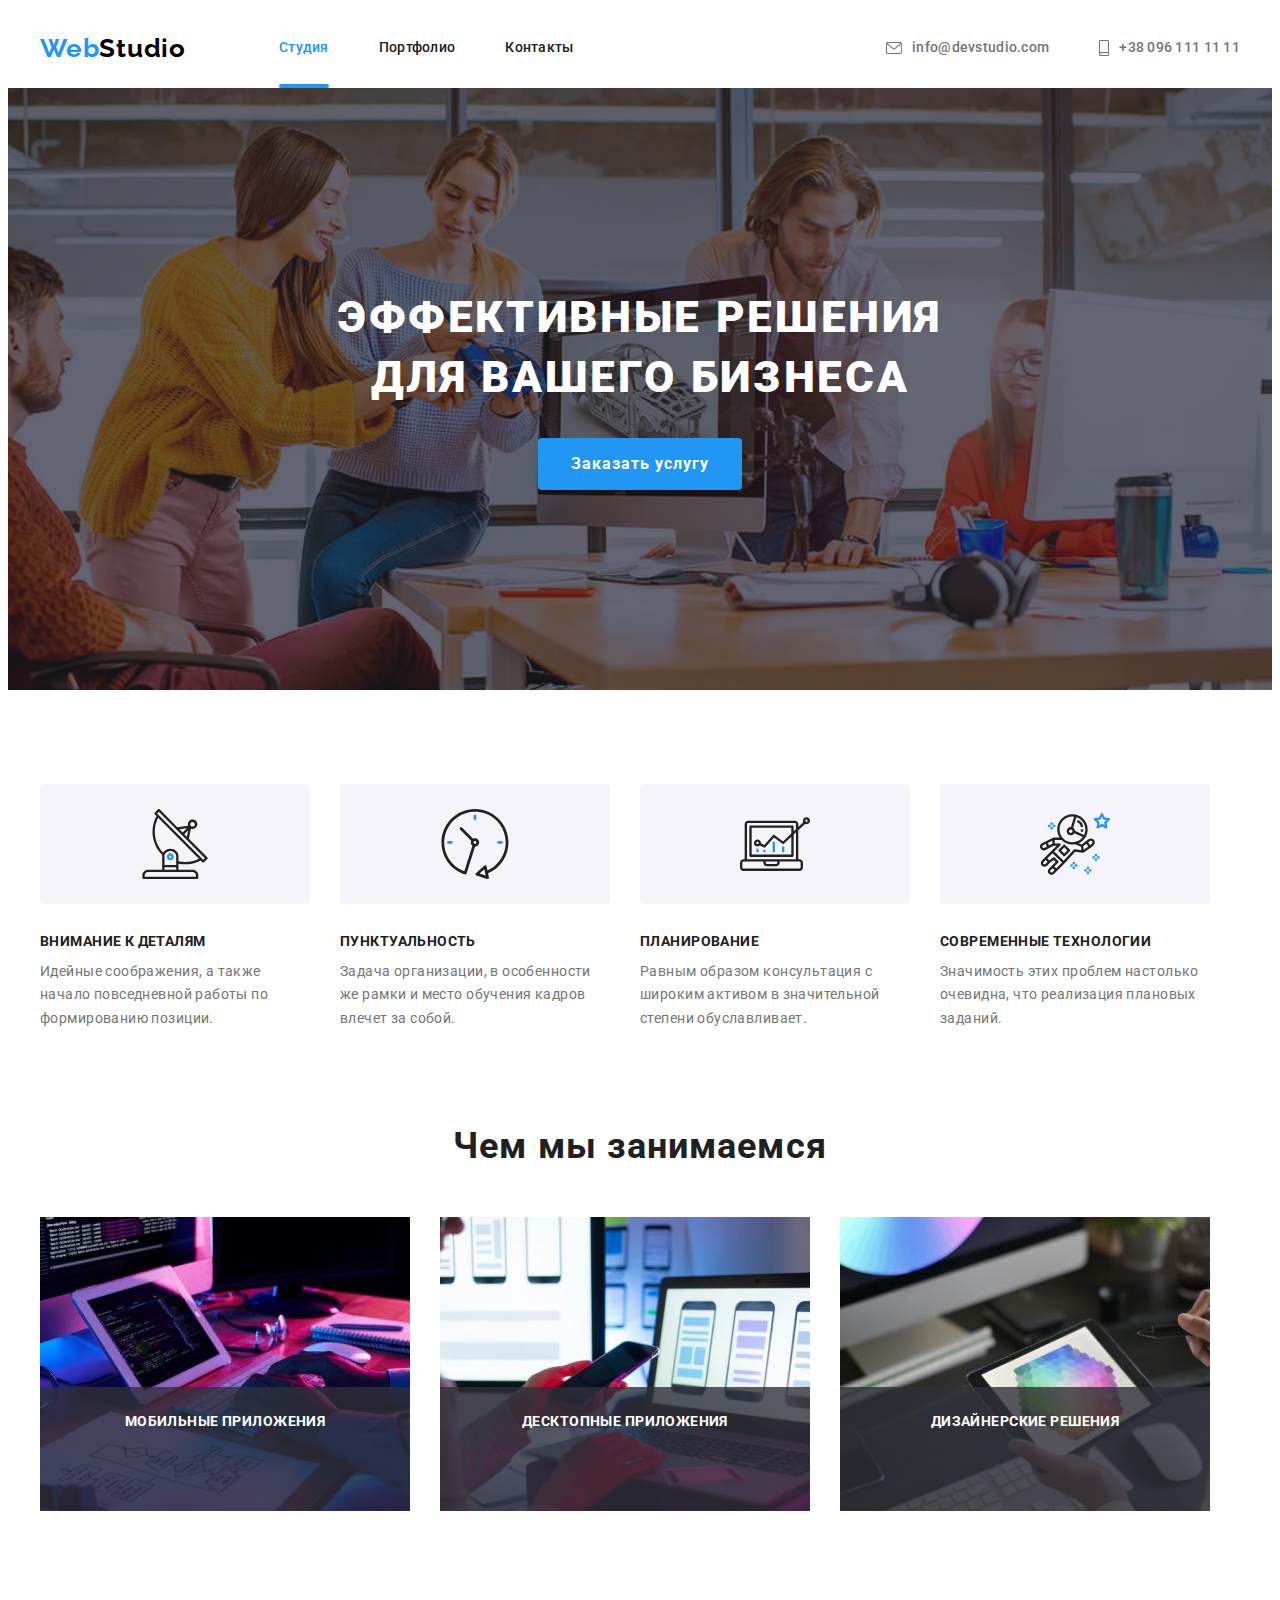
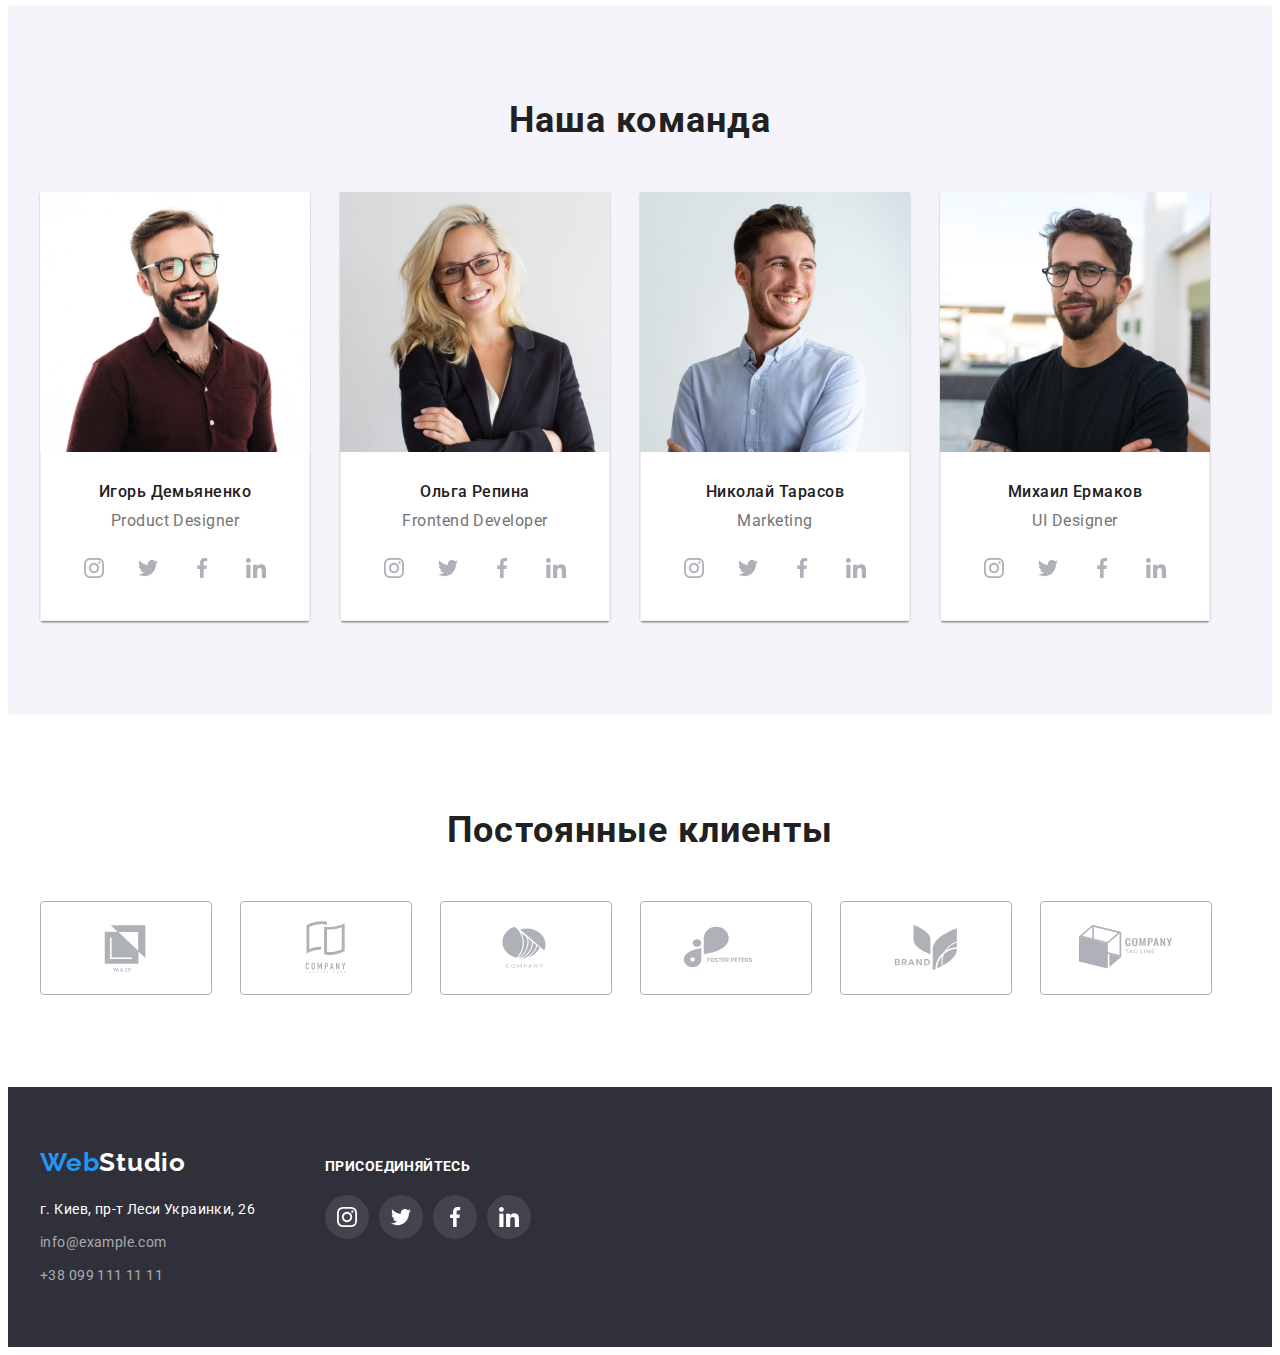
<file: index.html>
<!DOCTYPE html>
<html lang="ru">
<head>
    <meta charset="UTF-8">
    <meta http-equiv="X-UA-Compatible" content="IE=edge">
    <meta name="viewport" content="width=device-width, initial-scale=1.0">
    <title>Document</title>
    <link rel="preconnect" href="https://fonts.googleapis.com">
    <link rel="preconnect" href="https://fonts.gstatic.com" crossorigin>
    <link href="https://fonts.googleapis.com/css2?family=Raleway:wght@700&family=Roboto:wght@400;500;700;900&display=swap" rel="stylesheet">
    <link rel="stylesheet" href="https://cdnjs.cloudflare.com/ajax/libs/modern-normalize/1.1.0/modern-normalize.min.css" integrity="sha512-wpPYUAdjBVSE4KJnH1VR1HeZfpl1ub8YT/NKx4PuQ5NmX2tKuGu6U/JRp5y+Y8XG2tV+wKQpNHVUX03MfMFn9Q==" crossorigin="anonymous" referrerpolicy="no-referrer" />
    <link rel="stylesheet" href="css/styles.css">
</head>
<body>


<!---------------------HEADER---------------------------->


    <header class="header">
        <div class="container header-container">
        <nav class="header-nav">
            <a class="header-logo link" lang="en" href="./"><span class="logo-web">Web</span>Studio</a>
            <ul class="header-list list">
                <li class="header-item">
                    <a class="header-link link current" href="./index.html">Студия</a></li>
                <li class="header-item">
                    <a class="header-link link" href="./portfolio.html">Портфолио</a></li>
                <li class="header-item">
                    <a class="header-link link" href="#0">Контакты</a></li>
            </ul>
        </nav>
        <ul class="list header-adress">
            <li class="header-contacts">
                <a class="header-mail link" href="mailto:info@devstudio.com">
                    <svg class="header-mail-icons" width="16" height="12">
                        <use href="./images/icons.svg#icon-mail"></use>
                    </svg>
                    info@devstudio.com</a>
            </li>
            <li class="header-contacts">
                <a class="header-tel link" href="tel:+380961111111">
                    <svg class="header-tel-icons" width="10" height="16">
                        <use href="./images/icons.svg#icon-smartphone"></use>
                    </svg>
                    +38 096 111 11 11</a>
            </li>
        </ul>
        </div>
    </header>


<!---------------------HERO---------------------------->


<main>
        <section class="hero">
            <div class="container">
                <h1 class="hero-title">Эффективные решения для вашего бизнеса</h1>
                <button class="hero-btn" type="button" data-modal-open><span class="hero-btn-text">Заказать услугу</span></button>
            </div>
        </section>

<!---------------------PECULIARITIES---------------------------->

    <section class="pecu">
        <div class="container">
        <h2 class="visually-hidden">Особенности</h2>
                <ul class="pecu-box list">
                    <li class="pecu-details">
                        <div class="pecu-icon-box">
                            <svg class="pecu-icon" width="70" height="70">
                                <use href="./images/icons.svg#icon-antenna"></use>
                            </svg>
                        </div>
                        <h3 class="pecu-subtitle">Внимание к деталям</h3>
                        <p class="pecu-text">Идейные соображения, а также начало повседневной работы по формированию позиции.</p>
                    </li>
                    <li class="pecu-details">
                        <div class="pecu-icon-box">
                            <svg class="pecu-icon" width="70" height="70">
                                <use href="./images/icons.svg#icon-clock"></use>
                            </svg>
                        </div>
                        <h3 class="pecu-subtitle">Пунктуальность</h3>
                        <p class="pecu-text">Задача организации, в особенности же рамки и место обучения кадров влечет за собой.</p>
                    </li>
                    <li class="pecu-details">
                        <div class="pecu-icon-box">
                            <svg class="pecu-icon" width="70" height="70">
                                <use href="./images/icons.svg#icon-diagram"></use>
                            </svg>
                        </div>
                        <h3 class="pecu-subtitle">Планирование</h3>
                        <p class="pecu-text">Равным образом консультация с широким активом в значительной степени обуславливает.</p>
                    </li>
                    <li class="pecu-details">
                        <div class="pecu-icon-box">
                            <svg class="pecu-icon" width="70" height="70">
                                <use href="./images/icons.svg#icon-astronaut"></use>
                            </svg>
                        </div>
                        <h3 class="pecu-subtitle">Современные технологии</h3>
                        <p class="pecu-text">Значимость этих проблем настолько очевидна, что реализация плановых заданий.</p>
                    </li>
                </ul>
        </div>
    </section>

    <section class="classes">
        <div class="container">
            <h2 class="pecu-title">Чем мы занимаемся</h2>
            <ul class="pecu-photo list">
                <li class="pecu-item">
                    <img src="./images/box1.jpg" alt="Примеры робот"
                    width="370"
                    height="294">
                    <p class="pecu-text-photo">
                        Мобильные приложения
                    </p>
                </li>
                <li class="pecu-item">
                    <img src="./images/box2.jpg" alt="Примеры робот"
                    width="370"
                    height="294">
                    <p class="pecu-text-photo">
                        Десктопные приложения
                    </p>
                </li>
                <li class="pecu-item">
                    <img src="./images/box3.jpg" alt="Примеры робот"
                    width="370"
                    height="294">
                    <p class="pecu-text-photo">
                        Дизайнерские решения
                    </p>
                </li>
            </ul>
        </div>
    </section>

<!---------------------TEAM---------------------------->

    <section class="team">
        <div class="container">
            <h2 class="team-title">Наша команда</h2>
            <ul class="team-list list">
                <li class="team-photo">
                    <img src="./images/team-card-1.jpg" alt="Фото команды"
                    width="270"
                    height="260">
                    <div class="team-box">
                        <h3 class="team-subtitle">Игорь Демьяненко</h3>
                        <p class="team-text" lang="eu">Product Designer</p>
                        <ul class="team-social-list list">
                            <li class="team-social-item">
                                <a href="" class="team-social-link link">
                                    <svg class="team-social-icon" width="20" height="20">
                                        <use href="./images/icons.svg#icon-instagram"></use>
                                    </svg>
                                </a>
                            </li>
                            <li class="team-social-item">
                                <a href="" class="team-social-link link">
                                    <svg class="team-social-icon" width="20" height="20">
                                        <use href="./images/icons.svg#icon-twitter"></use>
                                    </svg>
                                </a>
                            </li>
                            <li class="team-social-item">
                                <a href="" class="team-social-link link">
                                    <svg class="team-social-icon" width="20" height="20">
                                        <use href="./images/icons.svg#icon-facebook"></use>
                                    </svg>
                                </a>
                            </li>
                            <li class="team-social-item">
                                <a href="" class="team-social-link link">
                                    <svg class="team-social-icon" width="20" height="20">
                                        <use href="./images/icons.svg#icon-linkedin"></use>
                                    </svg>
                                </a>
                            </li>
                        </ul>
                    </div>
                </li>
                <li class="team-photo">
                    <img src="./images/team-card-2.jpg" alt="Фото команды"
                    width="270"
                    height="260">
                    <div class="team-box">
                        <h3 class="team-subtitle">Ольга Репина</h3>
                        <p class="team-text" lang="eu">Frontend Developer</p>
                        <ul class="team-social-list list">
                            <li class="team-social-item">
                                <a href="" class="team-social-link link">
                                    <svg class="team-social-icon" width="20" height="20">
                                        <use href="./images/icons.svg#icon-instagram"></use>
                                    </svg>
                                </a>
                            </li>
                            <li class="team-social-item">
                                <a href="" class="team-social-link link">
                                    <svg class="team-social-icon" width="20" height="20">
                                        <use href="./images/icons.svg#icon-twitter"></use>
                                    </svg>
                                </a>
                            </li>
                            <li class="team-social-item">
                                <a href="" class="team-social-link link">
                                    <svg class="team-social-icon" width="20" height="20">
                                        <use href="./images/icons.svg#icon-facebook"></use>
                                    </svg>
                                </a>
                            </li>
                            <li class="team-social-item">
                                <a href="" class="team-social-link link">
                                    <svg class="team-social-icon" width="20" height="20">
                                        <use href="./images/icons.svg#icon-linkedin"></use>
                                    </svg>
                                </a>
                            </li>
                        </ul>
                    </div>
                </li>
                <li class="team-photo">
                    <img src="./images/team-card-3.jpg" alt="Фото команды"
                    width="270"
                    height="260">
                    <div class="team-box">
                        <h3 class="team-subtitle">Николай Тарасов</h3>
                        <p class="team-text" lang="eu">Marketing</p>
                        <ul class="team-social-list list">
                            <li class="team-social-item">
                                <a href="" class="team-social-link link">
                                    <svg class="team-social-icon" width="20" height="20">
                                        <use href="./images/icons.svg#icon-instagram"></use>
                                    </svg>
                                </a>
                            </li>
                            <li class="team-social-item">
                                <a href="" class="team-social-link link">
                                    <svg class="team-social-icon" width="20" height="20">
                                        <use href="./images/icons.svg#icon-twitter"></use>
                                    </svg>
                                </a>
                            </li>
                            <li class="team-social-item">
                                <a href="" class="team-social-link link">
                                    <svg class="team-social-icon" width="20" height="20">
                                        <use href="./images/icons.svg#icon-facebook"></use>
                                    </svg>
                                </a>
                            </li>
                            <li class="team-social-item">
                                <a href="" class="team-social-link link">
                                    <svg class="team-social-icon" width="20" height="20">
                                        <use href="./images/icons.svg#icon-linkedin"></use>
                                    </svg>
                                </a>
                            </li>
                        </ul>
                    </div>
                </li>
                <li class="team-photo">
                    <img src="./images/team-card-4.jpg" alt="Фото команды"
                    width="270"
                    height="260">
                    <div class="team-box">
                        <h3 class="team-subtitle">Михаил Ермаков</h3>
                        <p class="team-text" lang="eu">UI Designer</p>
                        <ul class="team-social-list list">
                            <li class="team-social-item">
                                <a href="" class="team-social-link link">
                                    <svg class="team-social-icon" width="20" height="20">
                                        <use href="./images/icons.svg#icon-instagram"></use>
                                    </svg>
                                </a>
                            </li>
                            <li class="team-social-item">
                                <a href="" class="team-social-link link">
                                    <svg class="team-social-icon" width="20" height="20">
                                        <use href="./images/icons.svg#icon-twitter"></use>
                                    </svg>
                                </a>
                            </li>
                            <li class="team-social-item">
                                <a href="" class="team-social-link link">
                                    <svg class="team-social-icon" width="20" height="20">
                                        <use href="./images/icons.svg#icon-facebook"></use>
                                    </svg>
                                </a>
                            </li>
                            <li class="team-social-item">
                                <a href="" class="team-social-link link">
                                    <svg class="team-social-icon" width="20" height="20">
                                        <use href="./images/icons.svg#icon-linkedin"></use>
                                    </svg>
                                </a>
                            </li>
                        </ul>
                    </div>
                </li>
            </ul>
        </div>
    </section>


    <!---------------------CLIENTS---------------------------->

    <section class="clients">
        <div class="container">
            <h2 class="clients-title">Постоянные клиенты</h2>
            <ul class="clients-list list">
                <li class="clients-item">
                    <a class="clients-link" href="">
                        <svg class="clients-link-icon" width="106" height="60">
                            <use href="./images/icons.svg#icon-Logo1"></use>
                        </svg>
                    </a>
                </li>
                <li class="clients-item">
                    <a class="clients-link" href="">
                        <svg class="clients-link-icon" width="106" height="60">
                            <use href="./images/icons.svg#icon-Logo2"></use>
                        </svg>
                    </a>
                </li>
                <li class="clients-item">
                    <a class="clients-link" href="">
                        <svg class="clients-link-icon" width="106" height="60">
                            <use href="./images/icons.svg#icon-Logo3"></use>
                        </svg>
                    </a>
                </li>
                <li class="clients-item">
                    <a class="clients-link" href="">
                        <svg class="clients-link-icon" width="106" height="60">
                            <use href="./images/icons.svg#icon-Logo4"></use>
                        </svg>
                    </a>
                </li>
                <li class="clients-item">
                    <a class="clients-link" href="">
                        <svg class="clients-link-icon" width="106" height="60">
                            <use href="./images/icons.svg#icon-Logo5"></use>
                        </svg>
                    </a>
                </li>
                <li class="clients-item">
                    <a class="clients-link" href="">
                        <svg class="clients-link-icon" width="106" height="60">
                            <use href="./images/icons.svg#icon-Logo6"></use>
                        </svg>
                    </a>
                </li>
            </ul>
        </div>
    </section>
</main>

<!---------------------FOOTER---------------------------->

<footer class="footer">
    <div class="footer-container container">
    <div class="adress-container">
        <a class="footer-logo link" lang="en" href="./"><span class="logo-web">Web</span>Studio</a>
        <address>
            <ul class="footer-address list">
                <li class="footer-items">
                    <a class="footer-map link" href="https://goo.gl/maps/rfm62vgh137MeAdR9"
                    target="_blank" rel="noopener noreferrer"
                    >г. Киев, пр-т Леси Украинки, 26</a>
                </li>
                <li class="footer-items">
                    <a class="footer-mail link" href="mailto:info@example.com">info@example.com</a>
                </li>
                <li class="footer-items">
                    <a class="footer-tel link" href="tel:+380991111111">+38 099 111 11 11</a>
                </li>
            </ul>
        </address>
    </div>
    <div class="footer-conect">
        <h2 class="footer-title">присоединяйтесь</h2>
        <ul class="footer-social-list list">
            <li class="footer-social-item">
                <a class="footer-social-link link" href="">
                    <svg class="footer-social-icon" width="20" height="20">
                        <use href="./images/icons.svg#icon-instagram"></use>
                    </svg>
                </a>
            </li>
            <li class="footer-social-item">
                <a class="footer-social-link link" href="">
                    <svg class="footer-social-icon" width="20" height="20">
                        <use href="./images/icons.svg#icon-twitter"></use>
                    </svg>
                </a>
            </li>
            <li class="footer-social-item">
                <a class="footer-social-link link" href="">
                    <svg class="footer-social-icon" width="20" height="20">
                        <use href="./images/icons.svg#icon-facebook"></use>
                    </svg>
                </a>
            </li>
            <li class="footer-social-item">
                <a class="footer-social-link link" href="">
                    <svg class="footer-social-icon" width="20" height="20">
                        <use href="./images/icons.svg#icon-linkedin"></use>
                    </svg>
                </a>
            </li>
        </ul>
    </div>
    </div>
</footer>
<div class="backdrop is-hidden" data-modal>
    <div class="modal">
        <button type="button" class="modal-close" data-modal-close>
            <svg class="modal-icon-close" width="18" height="18">
                <use href="./images/icons.svg#icon-close"></use>
            </svg>
        </button>
    </div>
</div>
<script src="./js/modal.js"></script>
</body>
</html>
</file>
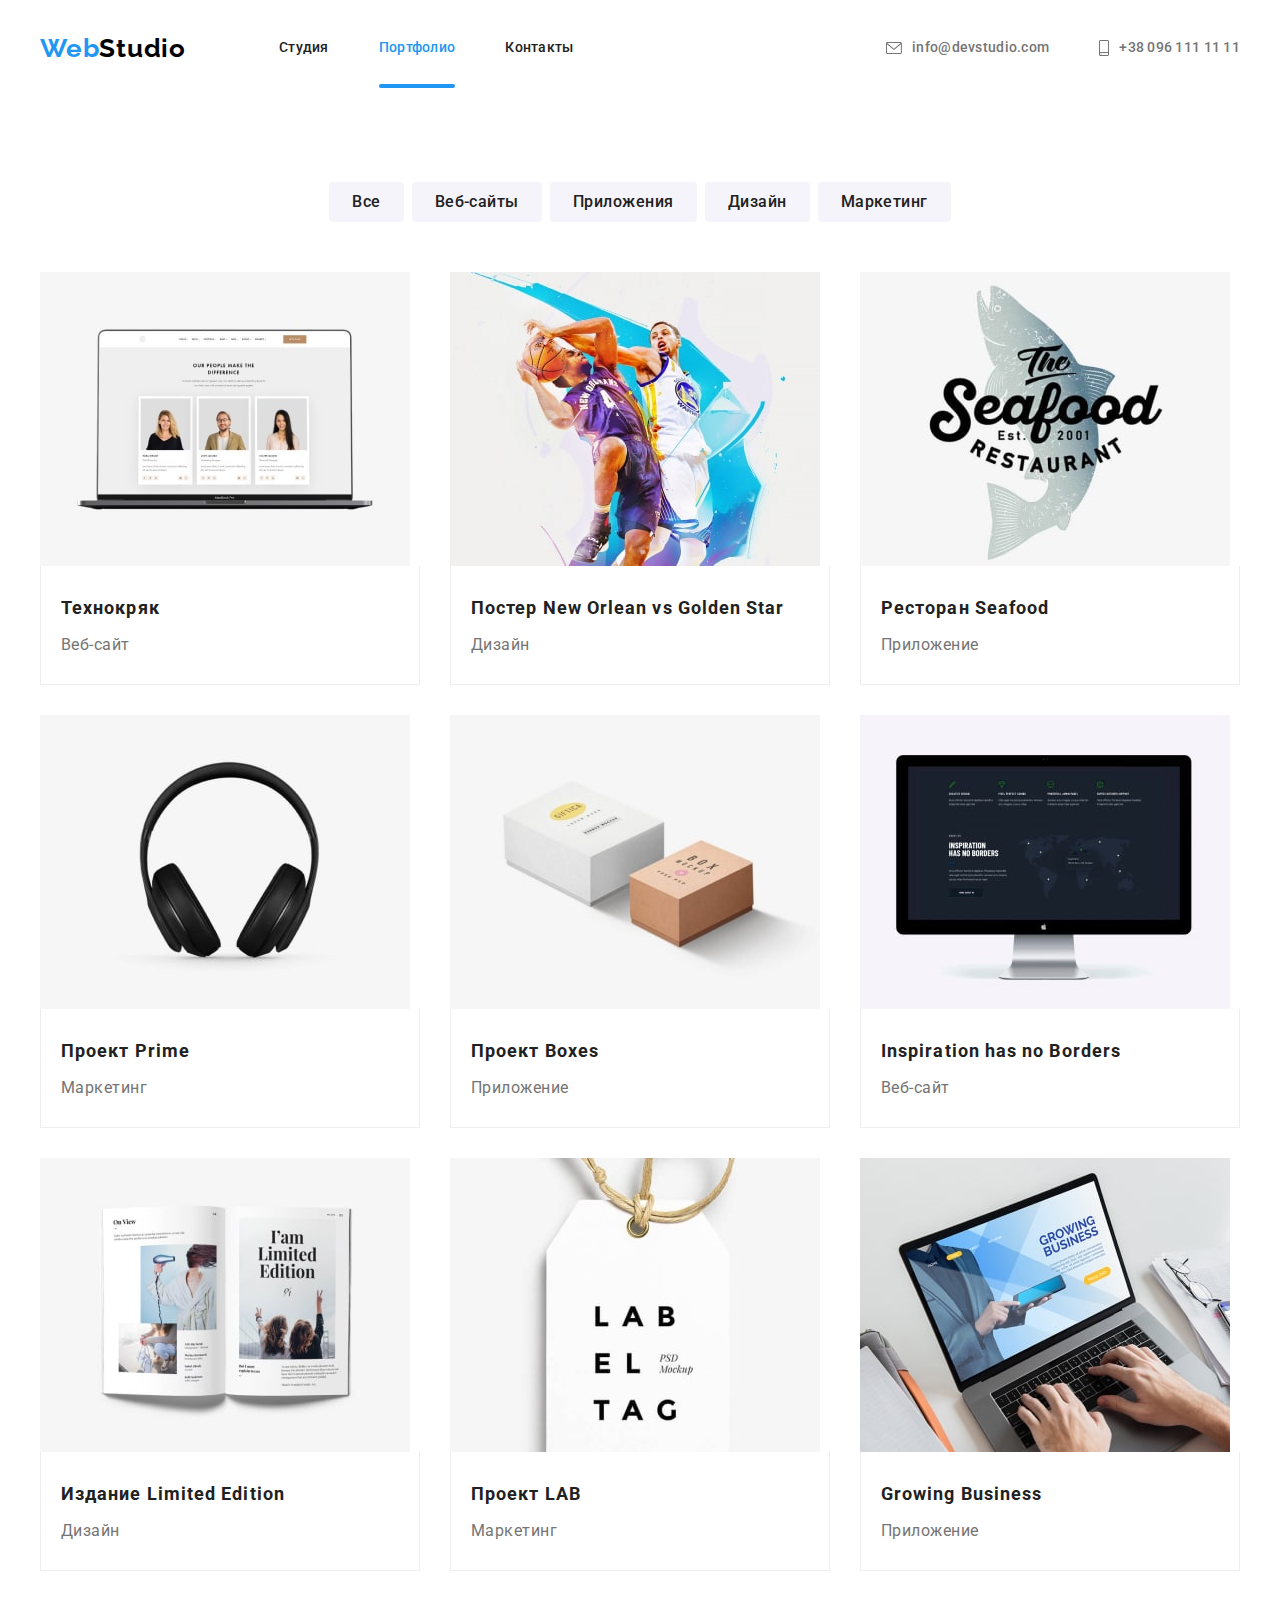
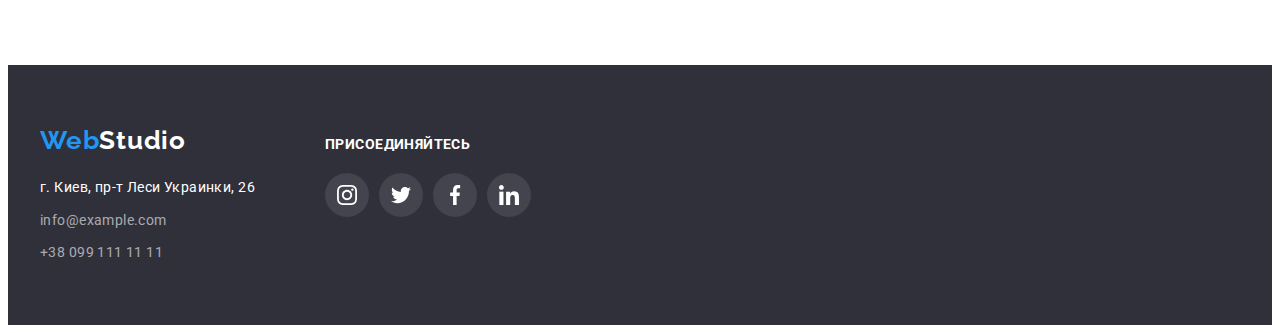
<file: portfolio.html>
<!DOCTYPE html>
<html lang="en">
<head>
    <meta charset="UTF-8">
    <meta http-equiv="X-UA-Compatible" content="IE=edge">
    <meta name="viewport" content="width=device-width, initial-scale=1.0">
    <title>Document</title>
    <link rel="preconnect" href="https://fonts.googleapis.com">
    <link rel="preconnect" href="https://fonts.gstatic.com" crossorigin>
    <link href="https://fonts.googleapis.com/css2?family=Raleway:wght@700&family=Roboto:wght@400;500;700;900&display=swap" rel="stylesheet">
    <link rel="stylesheet" href="https://cdnjs.cloudflare.com/ajax/libs/modern-normalize/1.1.0/modern-normalize.min.css" integrity="sha512-wpPYUAdjBVSE4KJnH1VR1HeZfpl1ub8YT/NKx4PuQ5NmX2tKuGu6U/JRp5y+Y8XG2tV+wKQpNHVUX03MfMFn9Q==" crossorigin="anonymous" referrerpolicy="no-referrer" />
    <link rel="stylesheet" href="css/styles.css">
</head>
<body>
    
<!---------------------HEADER---------------------------->


<header class="header">
    <div class="container header-container">
    <nav class="header-nav">
        <a class="header-logo link" lang="en" href="./"><span class="logo-web">Web</span>Studio</a>
        <ul class="header-list list">
            <li class="header-item">
                <a class="header-link link" href="./index.html">Студия</a></li>
            <li class="header-item">
                <a class="header-link link current" href="./portfolio.html">Портфолио</a></li>
            <li class="header-item">
                <a class="header-link link" href="#0">Контакты</a></li>
        </ul>
    </nav>
    <ul class="list header-adress">
        <li class="header-contacts">
            <a class="header-mail link" href="mailto:info@devstudio.com">
                <svg class="header-mail-icons" width="16" height="12">
                    <use href="./images/icons.svg#icon-mail"></use>
                </svg>
                info@devstudio.com</a>
        </li>
        <li class="header-contacts">
            <a class="header-tel link" href="tel:+380961111111">
                <svg class="header-tel-icons" width="10" height="16">
                    <use href="./images/icons.svg#icon-smartphone"></use>
                </svg>
                +38 096 111 11 11</a>
        </li>
    </ul>
    </div>
</header>


<!---------------------PORTFOLIO---------------------------->

    <main>
        <section class="portfolio">
            <div class="container">
            <h2 class="visually-hidden">Портфолио</h2>
            <ul class="portfolio-list list">
                <li class="btn-item">
                    <button class="portfolio-btn" type="button"><span class="portfolio-btn-text">Все</span></button>
                </li>
                <li class="btn-item">
                    <button class="portfolio-btn" type="button"><span class="portfolio-btn-text">Веб-сайты</span></button>
                </li>
                <li class="btn-item">
                    <button class="portfolio-btn" type="button"><span class="portfolio-btn-text">Приложения</span></button>
                </li>
                <li class="btn-item">
                    <button class="portfolio-btn" type="button"><span class="portfolio-btn-text">Дизайн</span></button>
                </li>
                <li class="btn-item">
                    <button class="portfolio-btn" type="button"><span class="portfolio-btn-text">Маркетинг</span></button>
                </li>
            </ul>
            <ul class="portfolio-photo-list list">
                <li class="portfolio-photo">
                    <a class="portfolio-photo-link link" href="">
                        <div class="portfolio-photo-wrap">
                            <img src="./images/portfolio1.jpg" alt="Примеры робот"
                            width="370"
                            height="294">
                            <p class="portfolio-photo-text">
                                Технокряк это современная площадка распространения коронавируса. Компании используют эту платформу для цифрового шпионажа и атак на защищённые сервера конкурентов.
                            </p>
                        </div>
                        <div class="portfolio-items">
                            <h3 class="portfolio-title">Технокряк</h3>
                            <p class="portfolio-text">Веб-сайт</p>
                        </div>
                    </a>
                </li>
                <li class="portfolio-photo">
                    <a class="portfolio-photo-link link" href="">
                        <div class="portfolio-photo-wrap">
                            <img src="./images/portfolio2.jpg" alt="Примеры робот"
                            width="370"
                            height="294">
                            <p class="portfolio-photo-text">
                                Lorem ipsum dolor sit amet consectetur adipisicing elit. Neque, ipsum dolorem, rerum ad porro eaque vitae expedita amet adipisci voluptate, necessitatibus facilis sint minima maiores praesentium incidunt laudantium. Excepturi ullam tempora consequuntur harum corrupti voluptatem? Tenetur, aperiam! Quae, ratione quidem?
                            </p>
                        </div>
                        <div class="portfolio-items">
                            <h3 class="portfolio-title">Постер New Orlean vs Golden Star</h3>
                            <p class="portfolio-text">Дизайн</p>
                        </div>
                    </a>
                </li>
                <li class="portfolio-photo">
                    <a class="portfolio-photo-link link" href="">
                        <div class="portfolio-photo-wrap">
                            <img src="./images/portfolio3.jpg" alt="Примеры робот"
                            width="370"
                            height="294">
                            <p class="portfolio-photo-text">
                                Lorem ipsum dolor sit amet consectetur adipisicing elit. Neque, ipsum dolorem, rerum ad porro eaque vitae expedita amet adipisci voluptate, necessitatibus facilis sint minima maiores praesentium incidunt laudantium. Excepturi ullam tempora consequuntur harum corrupti voluptatem? Tenetur, aperiam! Quae, ratione quidem?
                            </p>
                        </div>
                        <div class="portfolio-items">
                            <h3 class="portfolio-title">Ресторан Seafood</h3>
                            <p class="portfolio-text">Приложение</p>
                        </div>
                    </a>
                </li>
                    <li class="portfolio-photo">
                    <a class="portfolio-photo-link link" href="">
                        <div class="portfolio-photo-wrap">
                            <img src="./images/portfolio4.jpg" alt="Примеры робот"
                            width="370"
                            height="294">
                            <p class="portfolio-photo-text">
                                Lorem ipsum dolor sit amet consectetur adipisicing elit. Neque, ipsum dolorem, rerum ad porro eaque vitae expedita amet adipisci voluptate, necessitatibus facilis sint minima maiores praesentium incidunt laudantium. Excepturi ullam tempora consequuntur harum corrupti voluptatem? Tenetur, aperiam! Quae, ratione quidem?
                            </p>
                        </div>
                        <div class="portfolio-items">
                            <h3 class="portfolio-title">Проект Prime</h3>
                            <p class="portfolio-text">Маркетинг</p>
                        </div>
                    </a>
                </li>
                <li class="portfolio-photo">
                    <a class="portfolio-photo-link link" href="">
                        <div class="portfolio-photo-wrap">
                            <img src="./images/portfolio5.jpg" alt="Примеры робот"
                            width="370"
                            height="294">
                            <p class="portfolio-photo-text">
                                Lorem ipsum dolor sit amet consectetur adipisicing elit. Neque, ipsum dolorem, rerum ad porro eaque vitae expedita amet adipisci voluptate, necessitatibus facilis sint minima maiores praesentium incidunt laudantium. Excepturi ullam tempora consequuntur harum corrupti voluptatem? Tenetur, aperiam! Quae, ratione quidem?
                            </p>
                        </div>
                        <div class="portfolio-items">
                            <h3 class="portfolio-title">Проект Boxes</h3>
                            <p class="portfolio-text">Приложение</p>
                        </div>
                    </a>
                </li>
                <li class="portfolio-photo">
                    <a class="portfolio-photo-link link" href="">
                        <div class="portfolio-photo-wrap">
                            <img src="./images/portfolio6.jpg" alt="Примеры робот"
                            width="370"
                            height="294">
                            <p class="portfolio-photo-text">
                                Lorem ipsum dolor sit amet consectetur adipisicing elit. Neque, ipsum dolorem, rerum ad porro eaque vitae expedita amet adipisci voluptate, necessitatibus facilis sint minima maiores praesentium incidunt laudantium. Excepturi ullam tempora consequuntur harum corrupti voluptatem? Tenetur, aperiam! Quae, ratione quidem?
                            </p>
                        </div>
                        <div class="portfolio-items">
                            <h3 class="portfolio-title">Inspiration has no Borders</h3>
                            <p class="portfolio-text">Веб-сайт</p>
                        </div>
                    </a>
                </li>
                <li class="portfolio-photo">
                    <a class="portfolio-photo-link link" href="">
                        <div class="portfolio-photo-wrap">
                            <img src="./images/portfolio7.jpg" alt="Примеры робот"
                            width="370"
                            height="294">
                            <p class="portfolio-photo-text">
                                Lorem ipsum dolor sit amet consectetur adipisicing elit. Neque, ipsum dolorem, rerum ad porro eaque vitae expedita amet adipisci voluptate, necessitatibus facilis sint minima maiores praesentium incidunt laudantium. Excepturi ullam tempora consequuntur harum corrupti voluptatem? Tenetur, aperiam! Quae, ratione quidem?
                            </p>
                        </div>
                        <div class="portfolio-items">
                            <h3 class="portfolio-title">Издание Limited Edition</h3>
                            <p class="portfolio-text">Дизайн</p>
                        </div>
                    </a>
                </li>
                <li class="portfolio-photo">
                    <a class="portfolio-photo-link link" href="">
                        <div class="portfolio-photo-wrap">
                            <img src="./images/portfolio8.jpg" alt="Примеры робот"
                            width="370"
                            height="294">
                            <p class="portfolio-photo-text">
                                Lorem ipsum dolor sit amet consectetur adipisicing elit. Neque, ipsum dolorem, rerum ad porro eaque vitae expedita amet adipisci voluptate, necessitatibus facilis sint minima maiores praesentium incidunt laudantium. Excepturi ullam tempora consequuntur harum corrupti voluptatem? Tenetur, aperiam! Quae, ratione quidem?
                            </p>
                        </div>
                        <div class="portfolio-items">
                            <h3 class="portfolio-title">Проект LAB</h3>
                            <p class="portfolio-text">Маркетинг</p>
                        </div>
                    </a>
                </li>
                <li class="portfolio-photo">
                    <a class="portfolio-photo-link link" href="">
                        <div class="portfolio-photo-wrap">
                            <img src="./images/portfolio9.jpg" alt="Примеры робот"
                            width="370"
                            height="294">
                            <p class="portfolio-photo-text">
                                Lorem ipsum dolor sit amet consectetur adipisicing elit. Neque, ipsum dolorem, rerum ad porro eaque vitae expedita amet adipisci voluptate, necessitatibus facilis sint minima maiores praesentium incidunt laudantium. Excepturi ullam tempora consequuntur harum corrupti voluptatem? Tenetur, aperiam! Quae, ratione quidem?
                            </p>
                        </div>
                        <div class="portfolio-items">
                            <h3 class="portfolio-title">Growing Business</h3>
                            <p class="portfolio-text">Приложение</p>
                        </div>
                    </a>
                </li>
            </ul>
        </div>
        </section>
    </main>

<!---------------------FOOTER---------------------------->

<footer class="footer">
    <div class="footer-container container">
    <div class="adress-container">
        <a class="footer-logo link" lang="en" href="./"><span class="logo-web">Web</span>Studio</a>
        <address>
            <ul class="footer-address list">
                <li class="footer-items">
                    <a class="footer-map link" href="https://goo.gl/maps/rfm62vgh137MeAdR9"
                    target="_blank" rel="noopener noreferrer"
                    >г. Киев, пр-т Леси Украинки, 26</a>
                </li>
                <li class="footer-items">
                    <a class="footer-mail link" href="mailto:info@example.com">info@example.com</a>
                </li>
                <li class="footer-items">
                    <a class="footer-tel link" href="tel:+380991111111">+38 099 111 11 11</a>
                </li>
            </ul>
        </address>
    </div>
    <div class="footer-conect">
        <h2 class="footer-title">присоединяйтесь</h2>
        <ul class="footer-social-list list">
            <li class="footer-social-item">
                <a class="footer-social-link link" href="">
                    <svg class="footer-social-icon" width="20" height="20">
                        <use href="./images/icons.svg#icon-instagram"></use>
                    </svg>
                </a>
            </li>
            <li class="footer-social-item">
                <a class="footer-social-link link" href="">
                    <svg class="footer-social-icon" width="20" height="20">
                        <use href="./images/icons.svg#icon-twitter"></use>
                    </svg>
                </a>
            </li>
            <li class="footer-social-item">
                <a class="footer-social-link link" href="">
                    <svg class="footer-social-icon" width="20" height="20">
                        <use href="./images/icons.svg#icon-facebook"></use>
                    </svg>
                </a>
            </li>
            <li class="footer-social-item">
                <a class="footer-social-link link" href="">
                    <svg class="footer-social-icon" width="20" height="20">
                        <use href="./images/icons.svg#icon-linkedin"></use>
                    </svg>
                </a>
            </li>
        </ul>
    </div>
    </div>
</footer>
</body>
</html>

</body>
</html>
</file>
<file: css/styles.css>
:root {
    --main-title-color: #212121;
    --second-title-color: #212121;
    --main-text-color: #757575;
    --accent-color: #2196F3;
    --border-color: #EEEEEE;
    --white-color: #FFFFFF;
    --icon-color: #AFB1B8;
    --cubic-bezier: cubic-bezier(0.4, 0, 0.2, 1);
}

p, h1, h2, h3, h4, h5, h6 {
    margin: 0;
}

ul {
    margin: 0;
    padding: 0;
}

img {
    display: block;
}

.container {
    width: 1200px;
    padding-left: 15px;
    padding-right: 15px;
    margin: 0 auto;
}

body {
    font-family: "Roboto", sans-serif;
}

.list {
    list-style: none;
}

.link {
    text-decoration: none;
}

.visually-hidden {
    position: absolute;
    white-space: nowrap;
    width: 1px;
    height: 1px;
    overflow: hidden;
    border: 0;
    padding: 0;
    clip: rect(0 0 0 0);
    clip-path: inset(50%);
    margin: -1px;
}


/* -----------------------HEADER--------------------- */


.header-container {
    display: flex;
}

.header-nav {
    display: flex;
    align-items: center;
}

.header-adress {
    display: flex;
    align-items: center;
    margin-left: auto;
}

.header-logo {
    margin-right: 93px;
    font-family: Raleway;
    font-weight: 700;
    font-size: 26px;
    line-height: 1.19;
    letter-spacing: 0.03em;
    color: #000000;
}

.logo-web {
    color: var(--accent-color);
}

.header-item:not(:last-child) {
    margin-right: 50px;
}

.header-list {
    display: flex;
    font-weight: 500;
    font-size: 14px;
    line-height: 1.14;
    letter-spacing: 0.02em;
    color: var(--second-title-color);
}

.header-link {
    transition: color 250ms var(--cubic-bezier);

    position: relative;
    
    font-weight: 500;
    font-size: 14px;
    line-height: 1.14;
    letter-spacing: 0.02em;
    color: var(--second-title-color);
    display: block;
    padding-top: 32px;
    padding-bottom: 32px;
}

.header-link.current {
    color: var(--accent-color);
}

.header-link.current::after {
    content: "";
    width: 100%;
    height: 4px;
    background-color: var(--accent-color);
    border-radius: 2px;
    position: absolute;
    left: 0;
    bottom: 0;

}

.header-link:hover,
.header-link:focus {
    color: var(--accent-color);
}

.header-contacts:not(:last-child) {
    margin-right: 50px;
}

.header-mail {
    transition: color 250ms var(--cubic-bezier);

    font-style: normal;
    font-weight: 500;
    font-size: 14px;
    line-height: 1.14;
    letter-spacing: 0.02em;
    color: var(--main-text-color);

    display: flex;
    align-items: center;
    justify-content: center;
    padding-top: 32px;
    padding-bottom: 32px;
}

.header-mail-icons {
    transition: fill 250ms var(--cubic-bezier);

    fill: var(--main-text-color);
    margin-right: 10px;
}

.header-mail:hover,
.header-mail:focus {
    color: var(--accent-color);
}

.header-mail:hover .header-mail-icons,
.header-mail:focus .header-mail-icons {
    fill: var(--accent-color);
}

.header-tel {
    transition: color 250ms var(--cubic-bezier);

    font-style: normal;
    font-weight: 500;
    font-size: 14px;
    line-height: 1.14;
    letter-spacing: 0.02em;
    color: var(--main-text-color);

    display: flex;
    align-items: center;
    justify-content: center;
    padding-top: 32px;
    padding-bottom: 32px;
}

.header-tel-icons {
    transition: color 250ms var(--cubic-bezier);

    fill: var(--main-text-color);
    margin-right: 10px;
}

.header-tel:hover,
.header-tel:focus {
    color: var(--accent-color);
}

.header-tel:hover .header-tel-icons,
.header-tel:focus .header-tel-icons {
    fill: var(--accent-color);
}

    
/* -----------------------HERO--------------------- */


.hero {
    background-color: #2F303A;
    background-image: linear-gradient(
    rgba(47, 48, 58, 0.4),
    rgba(47, 48, 58, 0.4)), 
    url(../images/hero.jpg);
    background-repeat: no-repeat;
    background-position: center;
    background-size: cover;
    flex-grow: 1;

    padding-top: 200px;
    padding-bottom: 200px;
    text-align: center;
}

.hero-title {
    width: 696px;
    margin: 0 auto;
    margin-bottom: 30px;
    font-weight: 900;
    font-size: 44px;
    line-height: 1.36;
    text-align: center;
    letter-spacing: 0.06em;
    text-transform: uppercase;
    color: var(--white-color);
}

.hero-btn {
    padding: 10px 32px;
    font-family: inherit;
    cursor: pointer;
    background: var(--accent-color);
    box-shadow: 0px 4px 4px rgba(0, 0, 0, 0.15);
    border-radius: 4px;
    border: 1px solid transparent;
}

.hero-btn-text {
    font-weight: 700;
    font-size: 16px;
    line-height: 1.87;
    align-items: center;
    text-align: center;
    letter-spacing: 0.06em;
    color: var(--white-color);
}

.hero-btn:hover,
.hero-btn:focus {
    background: var(--accent-color);
}


/* -----------------------PECULIARITIES--------------------- */

.pecu {
    padding-top: 94px;
}

.pecu-box {
    display: flex;
    flex-direction: row;
}

.pecu-details:not(:last-child) {
    margin-right: 30px;
}


.pecu-details {
    width: 270px;
}

.pecu-icon-box {
    height: 120px;
    background-color: #F5F4FA;
    border-radius: 4px;
    display: flex;
    align-items: center;
    justify-content: center;
    margin-bottom: 30px;
}

.pecu-subtitle {
    margin-bottom: 10px;
    font-weight: 700;
    font-size: 14px;
    line-height: 1.14;
    letter-spacing: 0.03em;
    text-transform: uppercase;
    color: var(--second-title-color);
}

.pecu-text {
    font-weight: 400;
    font-size: 14px;
    line-height: 1.71;
    letter-spacing: 0.03em;
    color: var(--main-text-color);
}

.classes {
    padding-top: 94px;
    padding-bottom: 94px;
}
.pecu-title {
    margin-bottom: 50px;
    font-weight: 700;
    font-size: 36px;
    line-height: 1.17;
    text-align: center;
    letter-spacing: 0.03em;
    color: var(--main-title-color);
}

.pecu-photo {
    display: flex;
}

.pecu-item {
    position: relative;
}

.pecu-text-photo {
    display: block;
    font-style: 400;
    font-weight: 700;
    font-size: 14px;
    line-height: 1.14;
    text-align: center;
    letter-spacing: 0.03em;
    text-transform: uppercase;
    color: var(--white-color);
    padding: 27px 0px 27px 0px;

    width: 100%;
    height: 70px;
    position: absolute;
    bottom: 0;
    left: 0;
    background-color:rgba(47, 48, 58, 0.8);
}

.pecu-item:not(:last-child) {
    margin-right: 30px;
}

/* -----------------------TEAM--------------------- */


.team {
    background-color: #F5F4FA;
    padding-top: 94px;
    padding-bottom: 94px;
}

.team-title {
    align-items: center;
    font-weight: bold;
    font-size: 36px;
    line-height: 1.17;
    text-align: center;
    letter-spacing: 0.03em;
    color: var(--main-title-color);
    margin-bottom: 50px;
}

.team-list {
    display: flex;
}

.team-photo {
    width: 270px;
    background: var(--white-color);

    box-shadow: 0px 1px 3px rgba(0, 0, 0, 0.12), 0px 1px 1px rgba(0, 0, 0, 0.14), 0px 2px 1px rgba(0, 0, 0, 0.2);
    border-radius: 0px 0px 4px 4px;
}

.team-photo:not(:last-child) {
    margin-right: 30px;
}

.team-box {
    padding-top: 30px;
    padding-bottom: 30px;
    flex-direction: column;
    border-left: 1px solid var(--border-color);
    border-right: 1px solid var(--border-color);
    border-bottom: 1px solid var(--border-color);
}

.team-subtitle {
    text-align: center;
    margin-bottom: 10px;
    font-weight: 500;
    font-size: 16px;
    line-height: 1.19;
    letter-spacing: 0.03em;
    color: var(--second-title-color);
}

.team-text {
    text-align: center;
    font-weight: 400;
    font-size: 16px;
    line-height: 1.19;
    letter-spacing: 0.03em;
    color: var(--main-text-color);

    margin-bottom: 16px;
}

.team-social-list {
    display: flex;
    justify-content: center;
}

.team-social-item {
    width: 44px;
    height: 44px;
}

.team-social-item:not(:last-child) {
    margin-right: 10px;
}

.team-social-link {
    transition: background-color 250ms var(--cubic-bezier);

    width: 100%;
    height: 100%;
    border-radius: 50%;
    display: flex;
    align-items: center;
    justify-content: center;
}

.team-social-icon {
    transition: fill 250ms var(--cubic-bezier);

    fill: var(--icon-color);
}

.team-social-link:hover,
.team-social-link:focus {
    background-color: var(--accent-color);
}

.team-social-link:hover .team-social-icon,
.team-social-link:focus .team-social-icon {
    fill: var(--white-color);
}

/* -----------------------CLIENTS--------------------- */

.clients {
    padding-top: 94px;
    padding-bottom: 94px;
}

.clients-title {
    font-weight: 700;
    font-size: 36px;
    line-height: 1.17;
    text-align: center;
    letter-spacing: 0.03em;
    color: var(--main-title-color);
    margin-bottom: 50px;
}

.clients-list {
    display: flex;
}

.clients-item {
    width: 170px;
    height: 92px;
}

.clients-item:not(:last-child) {
    margin-right: 30px;
}

.clients-link:hover,
.clients-link:focus {
    border-color: var(--accent-color);
}

.clients-link {
    transition: border 250ms var(--cubic-bezier);

    width: 100%;
    height: 100%;
    display: flex;
    align-items: center;
    justify-content: center;
    border: 1px solid var(--icon-color);
    border-radius: 4px;
}

.clients-link-icon {
    transition: fill 250ms var(--cubic-bezier);

    fill: var(--icon-color);
}

.clients-link:hover .clients-link-icon,
.clients-link:focus .clients-link-icon {
    fill: var(--accent-color);
}

/* -----------------------FOOTER--------------------- */


footer { 
    background: #2F303A;
    padding-top: 60px;
    padding-bottom: 60px;
}

.footer-container {
    display: flex;
    align-items: baseline;
    
}

.footer-logo {
    display: block;
    margin-bottom: 20px;
    font-family: Raleway;
    font-weight: 700;
    font-size: 26px;
    line-height: 1.19;
    letter-spacing: 0.03em;
    color: var(--white-color);
}

.logo-web {
    font-family: Raleway;
    font-weight: 700;
    font-size: 26px;
    line-height: 1.19;
    letter-spacing: 0.03em;
    color: var(--accent-color);
}

.footer-address a {
    transition: color 250ms var(--cubic-bezier);
}

.footer-address a:hover,
.footer-address a:focus {
    color: var(--accent-color);
}

.footer-items:not(:last-child) {
    margin-bottom: 9px;
}

.footer-map {
    font-style: normal;
    font-weight: 400;
    font-size: 14px;
    line-height: 1.71;
    letter-spacing: 0.03em;
    color: var(--white-color);
}

.footer-mail {
    font-style: normal;
    font-weight: 400;
    font-size: 14px;
    line-height: 1.71;
    letter-spacing: 0.03em;
    color: rgba(255, 255, 255, 0.6);
}

.footer-tel {
    font-style: normal;
    font-weight: 400;
    font-size: 14px;
    line-height: 1.71;
    letter-spacing: 0.03em;
    color: rgba(255, 255, 255, 0.6);
}

.footer-conect {
    display: flex;
    flex-direction: column;
    margin-left: 70px;
    
}

.footer-title {
    margin-bottom: 20px;

    font-style: normal;
    font-weight: 700;
    font-size: 14px;
    line-height: 1.14;
    letter-spacing: 0.03em;
    text-transform: uppercase;
    color: var(--white-color);
    }


.footer-social-list {
    display: flex;
    align-items: center;
}

.footer-social-item:not(:last-child) {
    margin-right: 10px;
}

.footer-social-link {
    width: 44px;
    height: 44px;
    background-color: #43444D;
    border-radius: 50%;
    display: flex;
    align-items: center;
    justify-content: center;
    transition: background-color 250ms var(--cubic-bezier);
}

.footer-social-link:hover,
.footer-social-link:focus {
    background-color: var(--accent-color);
}

.footer-social-icon {    
    fill: var(--white-color);
}



/* -----------------------LIST TWO--------------------- */
/* -----------------------PORTFOLIO--------------------- */

.portfolio {
    padding-top: 94px;
    padding-bottom: 94px;
}

.portfolio-list {
    display: flex;
    justify-content: center;
    margin-bottom: 50px;
}

.btn-item:not(:last-child) {
    margin-right: 8px;
}
.portfolio-btn {
    transition: background-color 250ms var(--cubic-bezier), 
    color 250ms var(--cubic-bezier),
    box-shadow 250ms var(--cubic-bezier);

    padding: 6px 22px;
    font-family: inherit;
    cursor: pointer;
    background: #F5F4FA;
    border-radius: 4px;
    border: 1px solid transparent;

    font-weight: 500;
    font-size: 16px;
    line-height: 1.62;
    text-align: center;
    letter-spacing: 0.03em;
    color: var(--main-title-color);
}

.portfolio-btn:hover,
.portfolio-btn:focus {
    background: var(--accent-color);
    color: var(--white-color);

    box-shadow: 0px 3px 1px rgba(0, 0, 0, 0.1), 0px 1px 2px rgba(0, 0, 0, 0.08), 0px 2px 2px rgba(0, 0, 0, 0.12);
    border-radius: 4px;
}

.portfolio-photo-list {
    display: flex;
    flex-wrap: wrap;
    margin-top: -30px;
    margin-left: -30px;
}

.portfolio-photo-wrap {
    position: relative;
    overflow: hidden;
}

.portfolio-photo {
    transition: box-shadow 250ms var(--cubic-bezier);

    flex-basis: calc((100% - 3 * 30px) / 3);
    margin-top: 30px;
    margin-left: 30px;
    width: 370px;
    background: var(--white-color);
}

.portfolio-photo-link:hover,
.portfolio-photo-link:focus {
    box-shadow: 0px 1px 1px rgba(0, 0, 0, 0.12), 0px 4px 4px rgba(0, 0, 0, 0.06), 1px 4px 6px rgba(0, 0, 0, 0.16);
}

.portfolio-photo-link:hover .portfolio-photo-text,
.portfolio-photo-link:focus .portfolio-photo-text {
    transform: translateY(0);
}

.portfolio-photo-text{
    font-size: 18px;
    line-height: 1.56;
    letter-spacing: 0.03em;
    color: var(--white-color);
    height: 100%;
    background-color: rgba(33, 150, 243, 0.9);
    padding: 63px 24px;

    position: absolute;
    top: 0;
    left: 0;
    overflow: auto;

    transform: translateY(100%);
    transition: transform 250ms var(--cubic-bezier);
}



.portfolio-items {
    padding: 24px 20px;
    border-left: 1px solid var(--border-color);
    border-right: 1px solid var(--border-color);
    border-bottom: 1px solid var(--border-color);
}

.portfolio-title {
    font-weight: 700;
    font-size: 18px;
    line-height: 2;
    letter-spacing: 0.06em;
    color:var(--main-title-color);
}

.portfolio-text {
    margin-top: 4px;
    font-weight: 400;
    font-size: 16px;
    line-height: 1.87;
    letter-spacing: 0.03em;
    color: var(--main-text-color);
}


/* -------------BACKDROP------------- */


.backdrop {
    width: 100vw;
    height: 100vh;
    background-color: rgba(0, 0, 0, 0.2);
    position: fixed;
    top: 0;
    transition: opacity 250ms var(--cubic-bezier),
    visibility 250ms var(--cubic-bezier);
}

.modal {
    width: 528px;
    min-height: 581px;
    background: var(--white-color);
    box-shadow: 0px 1px 3px rgba(0, 0, 0, 0.12), 0px 1px 1px rgba(0, 0, 0, 0.14), 0px 2px 1px rgba(0, 0, 0, 0.2);
    border-radius: 4px;
    position: absolute;
    top: 50%;
    left: 50%;
    transform: translate(-50%, -50%);
}

.modal-close {
    width: 30px;
    height: 30px;
    border-radius: 50%;
    background: transparent;
    border: 1px solid rgba(0, 0, 0, 0.1);
    box-sizing: border-box;
    cursor: pointer;
    position: absolute;
    top: 8px;
    right: 8px;
    display: flex;
    align-items: center;
    justify-content: center;
}

.is-hidden {
    visibility: hidden;
    opacity: 0;
    pointer-events: none;
}
</file>
